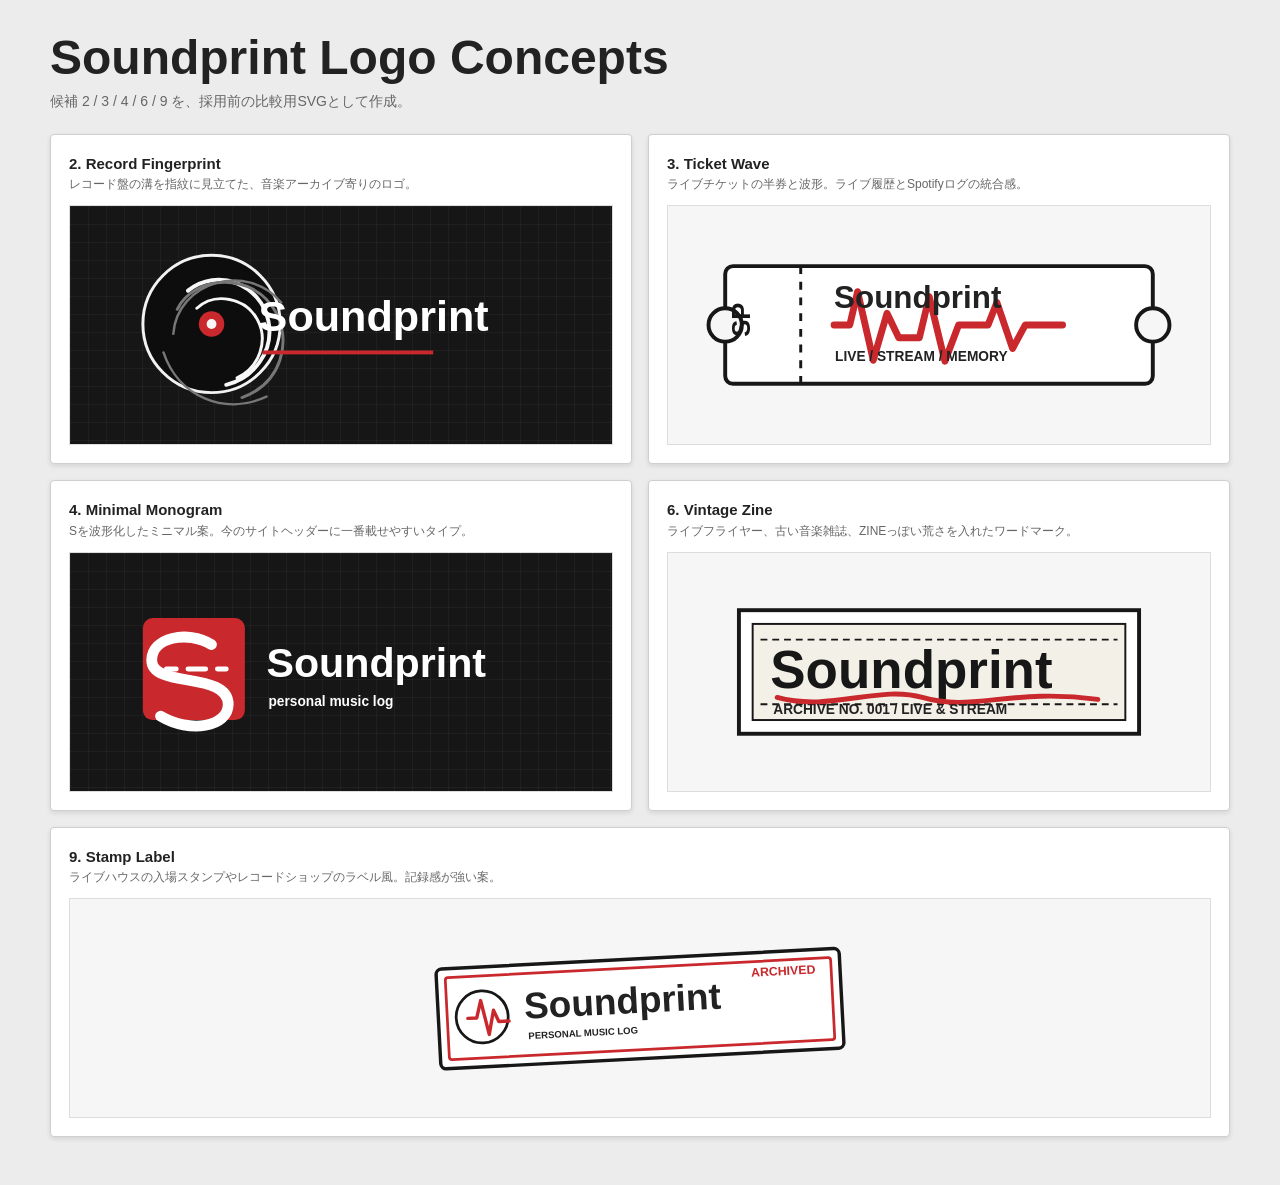
<file: logo-concepts.html>
<!doctype html>
<html lang="ja">
  <head>
    <meta charset="utf-8">
    <meta name="viewport" content="width=device-width, initial-scale=1">
    <title>Soundprint Logo Concepts</title>
    <style>
      :root {
        color-scheme: light;
        --bg: #ececec;
        --surface: #ffffff;
        --text: #222222;
        --muted: #666666;
        --line: #cfcfcf;
        --dark: #171717;
        --accent: #c9282d;
        --accent-2: #f15b35;
      }

      * {
        box-sizing: border-box;
      }

      body {
        margin: 0;
        background: var(--bg);
        color: var(--text);
        font-family: Arial, "Hiragino Kaku Gothic ProN", "Yu Gothic", sans-serif;
        line-height: 1.5;
      }

      main {
        width: min(1180px, calc(100% - 32px));
        margin: 0 auto;
        padding: 32px 0 48px;
      }

      header {
        display: flex;
        align-items: end;
        justify-content: space-between;
        gap: 24px;
        margin-bottom: 22px;
      }

      h1,
      p {
        margin-top: 0;
      }

      h1 {
        margin-bottom: 6px;
        font-size: clamp(30px, 4vw, 48px);
        line-height: 1.1;
      }

      .lead {
        margin-bottom: 0;
        color: var(--muted);
        font-size: 14px;
      }

      .concept-grid {
        display: grid;
        grid-template-columns: repeat(2, minmax(0, 1fr));
        gap: 16px;
      }

      .concept {
        display: grid;
        gap: 12px;
        min-height: 310px;
        padding: 18px;
        background: var(--surface);
        border: 1px solid var(--line);
        border-radius: 4px;
        box-shadow: 0 2px 5px rgba(0, 0, 0, 0.1);
      }

      .concept.wide {
        grid-column: 1 / -1;
      }

      .concept h2 {
        margin: 0;
        font-size: 15px;
      }

      .concept p {
        margin: 0;
        color: var(--muted);
        font-size: 12px;
      }

      .logo-stage {
        display: grid;
        min-height: 220px;
        place-items: center;
        padding: 16px;
        background: #f6f6f6;
        border: 1px solid #dddddd;
      }

      .dark-stage {
        background:
          linear-gradient(90deg, rgba(255, 255, 255, 0.04) 1px, transparent 1px),
          linear-gradient(180deg, rgba(255, 255, 255, 0.04) 1px, transparent 1px),
          #161616;
        background-size: 18px 18px;
      }

      svg {
        display: block;
        width: min(100%, 520px);
        height: auto;
      }

      .label {
        fill: currentColor;
        font-family: Arial, "Helvetica Neue", sans-serif;
        font-weight: 800;
        letter-spacing: 0;
      }

      .sub {
        fill: currentColor;
        font-family: Arial, "Helvetica Neue", sans-serif;
        font-size: 14px;
        font-weight: 700;
        letter-spacing: 0;
      }

      @media (max-width: 760px) {
        header {
          display: block;
        }

        .concept-grid,
        .concept.wide {
          display: grid;
          grid-template-columns: 1fr;
        }

        .concept.wide {
          grid-column: auto;
        }
      }
    </style>
  </head>
  <body>
    <main>
      <header>
        <div>
          <h1>Soundprint Logo Concepts</h1>
          <p class="lead">候補 2 / 3 / 4 / 6 / 9 を、採用前の比較用SVGとして作成。</p>
        </div>
      </header>

      <section class="concept-grid" aria-label="Soundprint ロゴ候補">
        <article class="concept">
          <div>
            <h2>2. Record Fingerprint</h2>
            <p>レコード盤の溝を指紋に見立てた、音楽アーカイブ寄りのロゴ。</p>
          </div>
          <div class="logo-stage dark-stage">
            <svg viewBox="0 0 520 210" role="img" aria-label="Soundprint record fingerprint logo">
              <rect width="520" height="210" fill="transparent" />
              <g transform="translate(54 30)">
                <circle cx="74" cy="74" r="70" fill="#0d0d0d" stroke="#f2f2f2" stroke-width="3" />
                <circle cx="74" cy="74" r="13" fill="#c9282d" />
                <circle cx="74" cy="74" r="5" fill="#f7f7f7" />
                <path d="M50 40c30-24 74-7 82 31 6 31-15 58-43 65" fill="none" stroke="#f7f7f7" stroke-width="4" stroke-linecap="round" />
                <path d="M39 59c17-35 77-39 100 2 17 30 7 73-34 88" fill="none" stroke="#777" stroke-width="3" stroke-linecap="round" />
                <path d="M59 58c18-17 50-11 62 12 11 21 2 48-21 59" fill="none" stroke="#f7f7f7" stroke-width="3" stroke-linecap="round" />
                <path d="M35 84c4-53 75-74 110-32" fill="none" stroke="#777" stroke-width="2.5" stroke-linecap="round" />
                <path d="M25 103c15 45 62 65 105 45" fill="none" stroke="#777" stroke-width="2.5" stroke-linecap="round" />
              </g>
              <g transform="translate(176 69)" style="color:#ffffff">
                <text class="label" x="0" y="42" font-size="44">Soundprint</text>
                <rect x="4" y="62" width="174" height="4" fill="#c9282d" />
              </g>
            </svg>
          </div>
        </article>

        <article class="concept">
          <div>
            <h2>3. Ticket Wave</h2>
            <p>ライブチケットの半券と波形。ライブ履歴とSpotifyログの統合感。</p>
          </div>
          <div class="logo-stage">
            <svg viewBox="0 0 520 210" role="img" aria-label="Soundprint ticket wave logo">
              <rect x="42" y="45" width="436" height="120" rx="8" fill="#fff" stroke="#171717" stroke-width="4" />
              <path d="M119 45v120" stroke="#171717" stroke-width="3" stroke-dasharray="8 8" />
              <circle cx="42" cy="105" r="17" fill="#f6f6f6" stroke="#171717" stroke-width="4" />
              <circle cx="478" cy="105" r="17" fill="#f6f6f6" stroke="#171717" stroke-width="4" />
              <path d="M153 105h16l8-34 16 70 14-48 12 25h21l10-42 16 66 14-37h30l9-23 16 47 13-24h38" fill="none" stroke="#c9282d" stroke-width="7" stroke-linejoin="round" stroke-linecap="round" />
              <text class="label" x="153" y="88" font-size="32" fill="#171717">Soundprint</text>
              <text class="sub" x="154" y="142" fill="#666">LIVE / STREAM / MEMORY</text>
              <text x="67" y="117" fill="#171717" font-family="Arial" font-size="26" font-weight="900" transform="rotate(-90 67 117)">SP</text>
            </svg>
          </div>
        </article>

        <article class="concept">
          <div>
            <h2>4. Minimal Monogram</h2>
            <p>Sを波形化したミニマル案。今のサイトヘッダーに一番載せやすいタイプ。</p>
          </div>
          <div class="logo-stage dark-stage">
            <svg viewBox="0 0 520 210" role="img" aria-label="Soundprint minimal monogram logo">
              <rect width="520" height="210" fill="transparent" />
              <g transform="translate(58 50)">
                <rect x="0" y="0" width="104" height="104" rx="10" fill="#c9282d" />
                <path d="M70 27c-25-15-61-7-61 16 0 29 78 11 78 45 0 23-39 30-69 12" fill="none" stroke="#ffffff" stroke-width="11" stroke-linecap="round" />
                <path d="M24 52h10m12 0h18m12 0h9" stroke="#ffffff" stroke-width="5" stroke-linecap="round" />
              </g>
              <g transform="translate(184 70)" style="color:#ffffff">
                <text class="label" x="0" y="40" font-size="42">Soundprint</text>
                <text class="sub" x="2" y="70" fill="#d9d9d9">personal music log</text>
              </g>
            </svg>
          </div>
        </article>

        <article class="concept">
          <div>
            <h2>6. Vintage Zine</h2>
            <p>ライブフライヤー、古い音楽雑誌、ZINEっぽい荒さを入れたワードマーク。</p>
          </div>
          <div class="logo-stage">
            <svg viewBox="0 0 520 210" role="img" aria-label="Soundprint vintage zine logo">
              <rect x="56" y="42" width="408" height="126" fill="#fff" stroke="#171717" stroke-width="4" />
              <rect x="70" y="56" width="380" height="98" fill="#f3f0e8" stroke="#171717" stroke-width="2" />
              <path d="M78 72h364M78 138h364" stroke="#171717" stroke-width="2" stroke-dasharray="7 5" />
              <text x="88" y="121" fill="#171717" font-family="Impact, Arial Black, Arial, sans-serif" font-size="54" font-weight="900">Soundprint</text>
              <path d="M95 131c55 15 103-13 148 0 51 15 91-10 179 2" fill="none" stroke="#c9282d" stroke-width="5" stroke-linecap="round" />
              <text class="sub" x="91" y="148" fill="#555">ARCHIVE NO. 001 / LIVE & STREAM</text>
            </svg>
          </div>
        </article>

        <article class="concept wide">
          <div>
            <h2>9. Stamp Label</h2>
            <p>ライブハウスの入場スタンプやレコードショップのラベル風。記録感が強い案。</p>
          </div>
          <div class="logo-stage">
            <svg viewBox="0 0 760 230" role="img" aria-label="Soundprint stamp label logo">
              <rect width="760" height="230" fill="#f6f6f6" />
              <g transform="translate(85 42) rotate(-3 295 73)">
                <rect x="0" y="0" width="590" height="146" rx="8" fill="#ffffff" stroke="#171717" stroke-width="5" />
                <rect x="13" y="13" width="564" height="120" rx="4" fill="none" stroke="#c9282d" stroke-width="4" />
                <circle cx="64" cy="73" r="38" fill="none" stroke="#171717" stroke-width="4" />
                <path d="M43 74h13l7-25 10 50 8-35 7 17h15" fill="none" stroke="#c9282d" stroke-width="5" stroke-linecap="round" stroke-linejoin="round" />
                <text class="label" x="126" y="79" font-size="54" fill="#171717">Soundprint</text>
                <text class="sub" x="130" y="109" fill="#555">PERSONAL MUSIC LOG</text>
                <text x="460" y="35" fill="#c9282d" font-family="Arial" font-size="18" font-weight="900">ARCHIVED</text>
              </g>
            </svg>
          </div>
        </article>
      </section>
    </main>
  </body>
</html>
</file>
